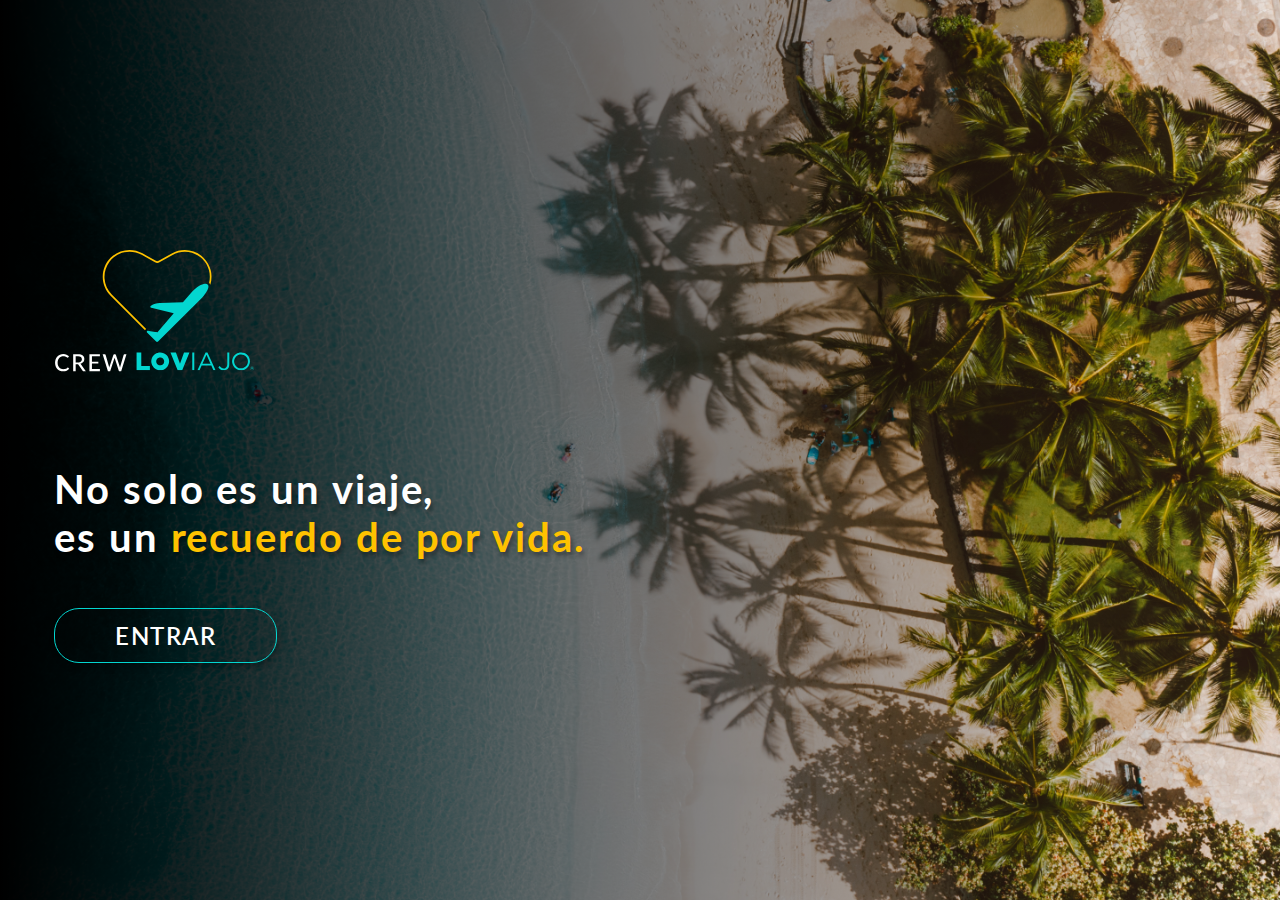
<file: index.html>
<!DOCTYPE html>
<html lang="es-mx">
<head>
    <meta charset="UTF-8">
    <meta name="viewport" content="width=device-width, initial-scale=1.0">
    <title>Crew Lo Viajo: Menos pretextos, más viajes</title>
    <meta name="description" content="Somos expertos en destinos de playa nacionales. Organización de eventos, grupos y convenciones. ¡Conócenos!">
    <link rel="shortcut icon" href="favicon.png">
    <link rel="preconnect" href="https://fonts.googleapis.com">
    <link rel="preconnect" href="https://fonts.gstatic.com" crossorigin>
    <link href="https://fonts.googleapis.com/css2?family=Lato:ital,wght@0,400;0,700;0,900;1,400&display=swap" rel="stylesheet">
    <link rel="stylesheet" href="assets/css/estilos.css">
    <!--Structured Data-->
    <script type="application/ld+json">
        {
          "@context": "https://schema.org",
          "@type": "Organization",
          "name": "Lo Viajo",
          "url": "https://loviajo.com/",
          "logo": "https://loviajo.com/assets/img/CrewLoviajo.svg",
          "contactPoint": {
            "@type": "ContactPoint",
            "telephone": "+525530514434",
            "contactType": "customer service",
            "areaServed": "MX",
            "availableLanguage": "es"
          },
          "sameAs": [
            "https://www.facebook.com/Porfinloviajo/",
            "https://www.instagram.com/loviajomx/"
          ]
        }
    </script>
</head>
<body>
    <section class="intro">
        <div class="wrapper">
            <img src="assets/img/CrewLoviajo.svg" width="200px" alt="Crew Lo Viajo">
            <h1>No solo es un viaje,<br>es un <span>recuerdo de por vida.</span></h1>
            <a href="inicio/" class="enter-btn">Entrar</a>
        </div>
    </section>
</body>
</html>
</file>
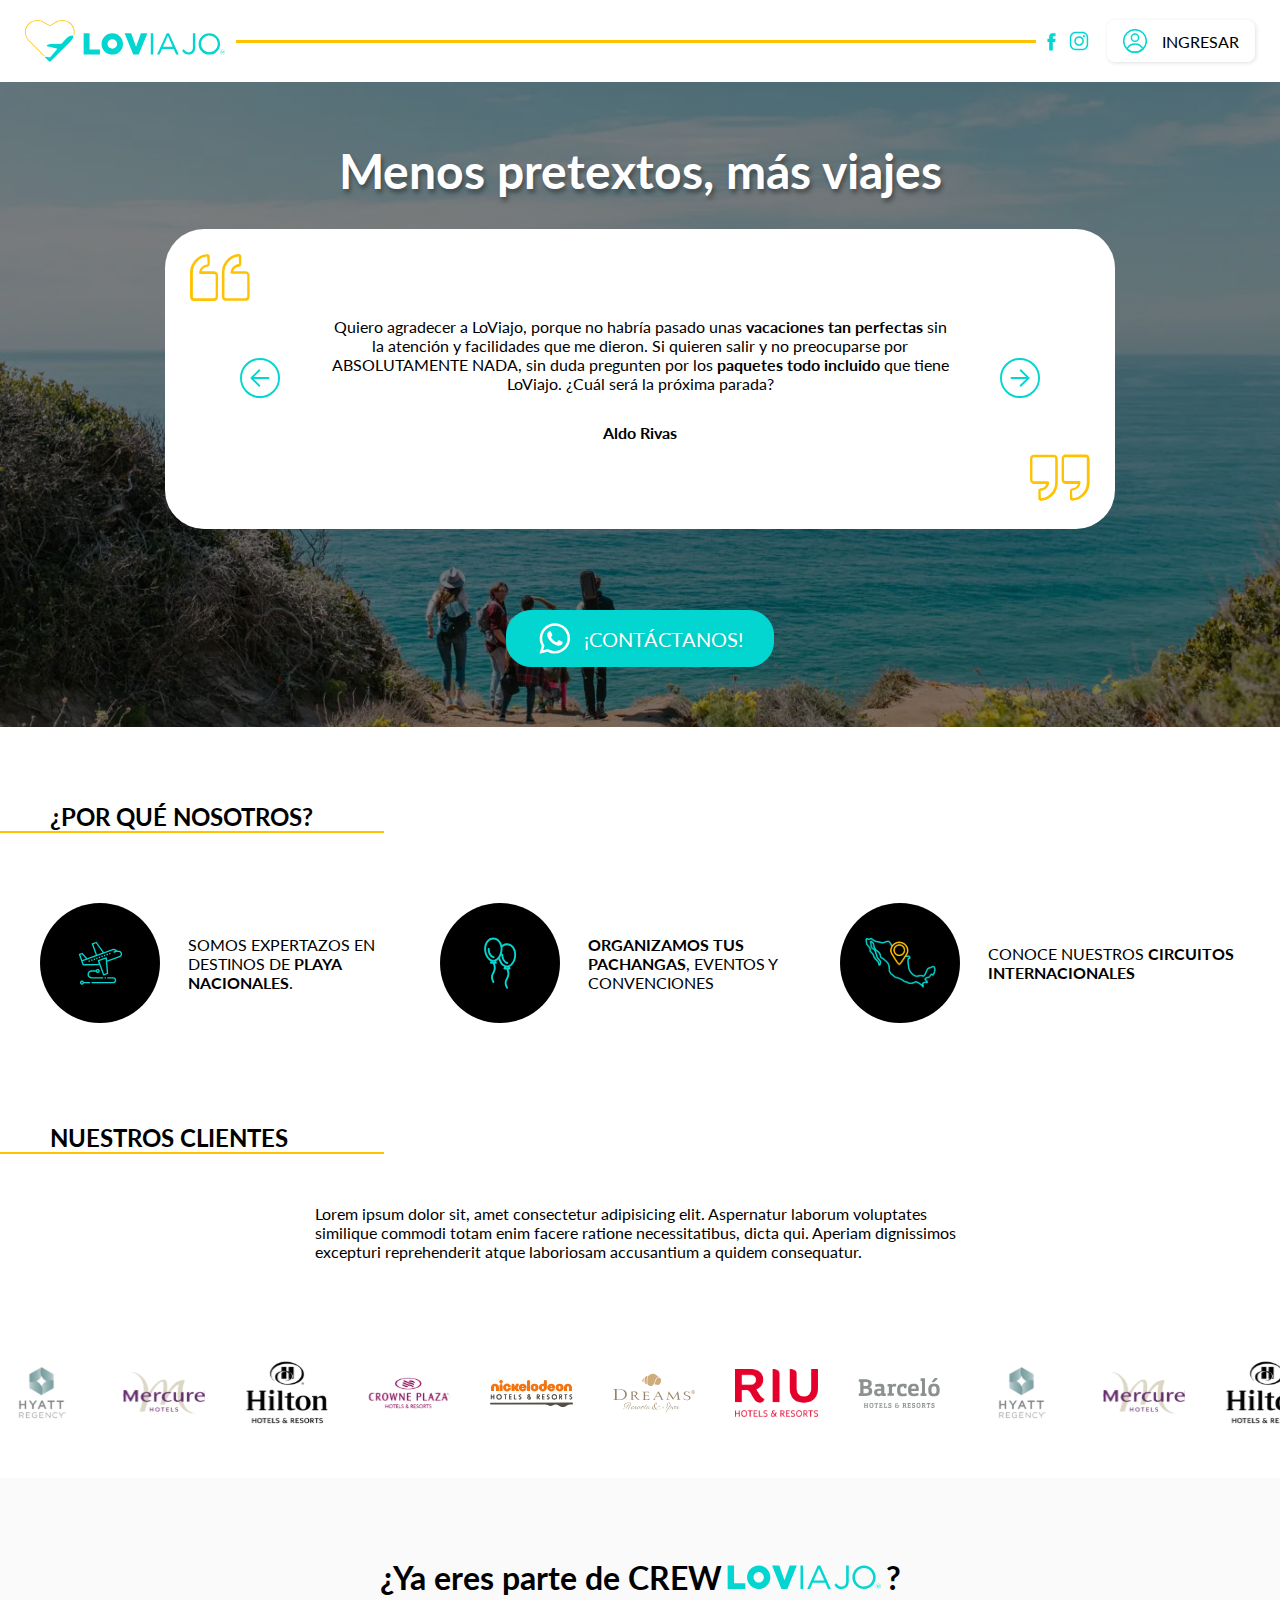
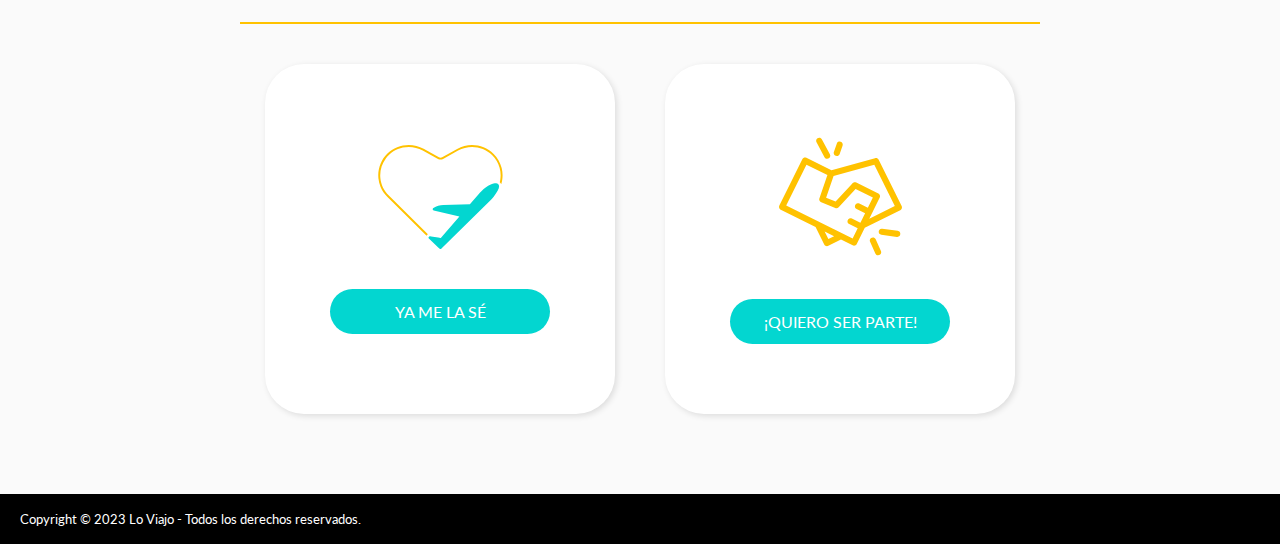
<file: inicio/index.html>
<!DOCTYPE html>
<html lang="es-mx">
<head>
    <meta charset="UTF-8">
    <meta name="viewport" content="width=device-width, initial-scale=1.0">
    <title>Crew Lo Viajo: Menos pretextos, más viajes</title>
    <meta name="description" content="Somos expertos en destinos de playa nacionales. Organización de eventos, grupos y convenciones. ¡Conócenos!">
    <link rel="shortcut icon" href="../favicon.png">
    <link rel="preconnect" href="https://fonts.googleapis.com">
    <link rel="preconnect" href="https://fonts.gstatic.com" crossorigin>
    <link href="https://fonts.googleapis.com/css2?family=Lato:ital,wght@0,400;0,700;0,900;1,400&display=swap" rel="stylesheet">
    <link rel="stylesheet" href="../assets/css/estilos.css">
    <script src="https://cdnjs.cloudflare.com/ajax/libs/jquery/3.7.1/jquery.min.js" integrity="sha512-v2CJ7UaYy4JwqLDIrZUI/4hqeoQieOmAZNXBeQyjo21dadnwR+8ZaIJVT8EE2iyI61OV8e6M8PP2/4hpQINQ/g==" crossorigin="anonymous" referrerpolicy="no-referrer"></script>
</head>
<body>
    <header>
        <div class="BarraNav">
            <img src="../assets/img/logoloviajo.svg">
            <div class="LyR">
                <div class="LineaHorizontal"></div>
                <div class="RedesSociales">
                    <img src="../assets/img/facebook.svg" alt="">
                    <img src="../assets/img/instagram.svg" alt="">
                </div>
            </div>
            <div class="Login">
                <a class="Loginn" href="../login/">
                    <img src="../assets/img/user-login.svg" class="user-icon-blue">
                    <img src="../assets/img/user-login-white.svg" class="user-icon-white">
                    <p>INGRESAR</p>
                </a>
            </div>
        </div>
    </header>
    <div id="Modal" class="modal">
        <div class="modal1">
            <div class="RegistroIzq">
                <img class="logo-registro" width="330" src="../assets/img/logoloviajo.svg">
                <h2>REGISTRARME</h2>
                <div class="form">
                    <form action="">
                        <div class="FormRegistro">
                            <input class="Registro" type="text" placeholder="Nombre*" maxlength="50" required id="inp-nombre" class="cuadroTxt">
                            <input class="Registro" type="text"placeholder="Apellido*" maxlength="50" required id="inp-apellido" class="cuadroTxt">
                            <input class="Registro" type="tel" placeholder="Teléfono" maxlength="10" required id="inp-telefono" class="cuadroTxt">
                            <input class="Registro" type="date" placeholder="Fecha de nacimiento*" maxlength="50" required id="inp-nacimiento" class="cuadroTxt">
                        </div>
                        <div class="FormRegistro2">
                            <input class="Registro1" type="text" placeholder="Correo*" maxlength="50" required id="inp-correo" class="cuadroTxt">
                            <input class="Registro1" type="text" placeholder="Contraseña*" maxlength="50" required id="inp-contraseña" class="cuadroTxt">
                        </div>
                </form>
                </div>
                <div class="RegistroTxt">
                    <button class="btn-Registro">Entrar</button>
                    <p>Ya tengo cuenta. <a href="Ingreso.html">Ingresar</a></p>
                </div>
            </div>
            <div class="RegistroDer">
                <img src="../assets/img/img-modal-registro.webp">
                <div id="btn-Cerrar" class="RegistroSalir">
                    <img src="../assets/img/close.svg">
                </div>
            </div>
        </div>
    </div>
    <div class="MainBanner">
        <div class="Banner">
            <h1>Menos pretextos, más viajes</h1>
            <div class="Reseñas">
                <div class="ReseñaQuote">
                    <img width="60" src="../assets/img/quote-1.svg">
                </div>
                <div id="ReseñaMain">
                    <div class="MainTxt" id="itemReseña-1">
                        <div class="Arrow-Box">
                            <a href="#itemReseña-3">
                                <img class="ReseñaFlecha flecha-izq" width="40" src="../assets/img/flecha izq.svg">
                            </a>
                        </div>   
                        <div class="tarjetaReseña">
                            <p class="resena-txt">Quiero agradecer a LoViajo, porque no habría pasado unas <strong>vacaciones tan perfectas</strong> sin la atención y facilidades que me dieron. Si quieren salir y no preocuparse por ABSOLUTAMENTE NADA, sin duda pregunten por los <strong>paquetes todo incluido</strong> que tiene LoViajo. ¿Cuál será la próxima parada?</p>
                            <p class="resena-nombre">Aldo Rivas</p>
                        </div>
                        <div class="Arrow-Box">
                            <a href="#itemReseña-2">
                                <img class="ReseñaFlecha flecha-der" width="40" src="../assets/img/flecha der.svg">
                            </a>
                        </div>
                    </div>
                    <div class="MainTxt" id="itemReseña-2">
                        <div class="Arrow-Box">
                            <a href="#itemReseña-1">
                                <img class="ReseñaFlecha flecha-izq" width="40" src="../assets/img/flecha izq.svg">
                            </a>
                        </div>   
                        <div class="tarjetaReseña">
                            <p class="resena-txt">Disfruté de unas vacaciones <strong>verdaderamente espectaculares</strong> gracias a su atención excepcional y las comodidades que ofrecen. Si buscas despreocuparte de TODO y vivir una <strong>experiencia inolvidable</strong>, no dudes en explorar sus paquetes todo incluido.</p>
                            <p class="resena-nombre">Adrian Camacho</p>
                        </div>
                        <div class="Arrow-Box">
                            <a href="#itemReseña-3">
                                <img class="ReseñaFlecha flecha-der" width="40" src="../assets/img/flecha der.svg">
                            </a>
                        </div>
                    </div>
                    <div class="MainTxt" id="itemReseña-3">
                        <div class="Arrow-Box">
                            <a href="#itemReseña-2">
                                <img class="ReseñaFlecha flecha-izq" width="40" src="../assets/img/flecha izq.svg">
                            </a>
                        </div>   
                        <div class="tarjetaReseña">
                            <p class="resena-txt">Mis sinceros agradecimientos a LoViajo por hacer de mis vacaciones una experiencia inigualable. Su atención y las facilidades que proporcionan son <strong>insuperables</strong>. Los paquetes todo incluido son la opción perfecta para aquellos que desean <strong>disfrutar al máximo</strong> sin preocupaciones.</p>
                            <p class="resena-nombre">Sebastian Zuñiga</p>
                        </div>
                        <div class="Arrow-Box">
                            <a href="#itemReseña-1">
                                <img class="ReseñaFlecha flecha-der" width="40" src="../assets/img/flecha der.svg">
                            </a>
                        </div>
                    </div>
                </div>
                <div class="ReseñaQuote2">
                    <img width="60" src="../assets/img/quote-2.svg">
                </div>
            </div>
            <a class="Whats">
                <img class="WaImg wa-white" width="35" src="../assets/img/whatsapp.svg">
                <img class="WaImg wa-blue" width="35" src="../assets/img/whatsapp-blue.svg">
                ¡CONTÁCTANOS!
            </a>
        </div>
    </div>
    <div class="MainHome">
        <div class="PorqueNosotros">
            <h2>¿POR QUÉ NOSOTROS?</h2>
        </div>
        <div class="LineaPorque"></div>
        <div class="MainPorque">
            <div class="InfoPorque">
                <div class="Info">
                    <div class="info-icon-box">
                        <img width="75" src="../assets/img/avion.svg">
                    </div>
                    <p>Somos Expertazos en destinos de <strong>playa nacionales</strong>.</p>
                </div>
                <div class="Info">
                    <div class="info-icon-box">
                        <img width="75" src="../assets/img/globos.svg">
                    </div>
                    <p><strong>Organizamos tus pachangas</strong>, eventos y convenciones</p>
                </div>
                <div class="Info">
                    <div class="info-icon-box">
                        <img width="75" src="../assets/img/mx.svg">
                    </div>
                    <p>conoce nuestros <strong>Circuitos internacionales</strong></p>
                </div>
            </div>
        </div>
        <div class="NuestroClientes">
            <h2>NUESTROS CLIENTES</h2>
        </div>
        <div class="LineaPorque"></div>
        <div class="MainNuestrosClientes">
            <div class="ClientesTxt">
                Lorem ipsum dolor sit, amet consectetur adipisicing elit. Aspernatur laborum voluptates
                similique commodi totam enim facere ratione necessitatibus, dicta qui. Aperiam dignissimos 
                excepturi reprehenderit atque laboriosam accusantium a quidem consequatur.
            </div>
            <div class="Ruleta">
                <div class="logos-clientes">
                    <div class="slide">
                        <img src="../assets/img/hyatt-logo.svg">
                    </div>
                    <div class="slide">
                        <img src="../assets/img/mercure-logo.svg">
                    </div>
                    <div class="slide">
                        <img src="../assets/img/hilton-logo.svg">
                    </div>
                    <div class="slide">
                        <img src="../assets/img/crowne-logo.svg">
                    </div>
                    <div class="slide">
                        <img src="../assets/img/nickelodeon-logo.svg">
                    </div>
                    <div class="slide">
                        <img src="../assets/img/dreams-logo.svg">
                    </div>
                    <div class="slide">
                        <img src="../assets/img/riu-logo.webp">
                    </div>
                    <div class="slide">
                        <img src="../assets/img/barcelo-logo.svg">
                    </div>

                    <div class="slide">
                        <img src="../assets/img/hyatt-logo.svg">
                    </div>
                    <div class="slide">
                        <img src="../assets/img/mercure-logo.svg">
                    </div>
                    <div class="slide">
                        <img src="../assets/img/hilton-logo.svg">
                    </div>
                    <div class="slide">
                        <img src="../assets/img/crowne-logo.svg">
                    </div>
                    <div class="slide">
                        <img src="../assets/img/nickelodeon-logo.svg">
                    </div>
                    <div class="slide">
                        <img src="../assets/img/dreams-logo.svg">
                    </div>
                    <div class="slide">
                        <img src="../assets/img/riu-logo.webp">
                    </div>
                    <div class="slide">
                        <img src="../assets/img/barcelo-logo.svg">
                    </div>
                </div>   
            </div>
        </div>
        <div class="Crew">
            <div class="MainCrew">
                <div class="CrewTxt">
                    <h3>¿Ya eres parte de CREW <img src="../assets/img/loviajo-txt.svg"> ? </h3>
                    <div class="LineaCrew"></div>
                </div>
                <div class="SeleccionCrew">
                    <div class="Selecc">
                        <img src="../assets/img/logo-yamelase.svg">
                        <a class="SeleccTxt" href="../login/">
                            YA ME LA SÉ
                        </a>
                    </div>
                    <div class="Selecc">
                        <img src="../assets/img/logo-serparte.svg">
                        <div id="btn-Modal" class="SeleccTxt">
                            <p>¡QUIERO SER PARTE!</p>
                        </div>
                    </div>
                </div>
            </div>
        </div>
    </div>
    <footer>
        <p>Copyright &copy; 2023 Lo Viajo - Todos los derechos reservados.</p>
    </footer>
    <script>
        //Modal
        let btnModal = document.getElementById('btn-Modal');
        let btnCerrar = document.getElementById('btn-Cerrar');
        let modal = document.getElementById('Modal');

        btnModal.onclick = function(){
            modal.style.visibility = "visible";
        }

        btnCerrar.onclick = function(){
            modal.style.visibility = "hidden";
        }

        //Reseñas
        let resena = document.querySelector('#ReseñaMain');

        resena.addEventListener('click', e=>{
            var x = window.pageXOffset,
            y = window.pageYOffset;
            $(window).one('scroll', function(){
                window.scrollTo(x,y);
            });
        });
    </script>
</body>
</html>
</file>
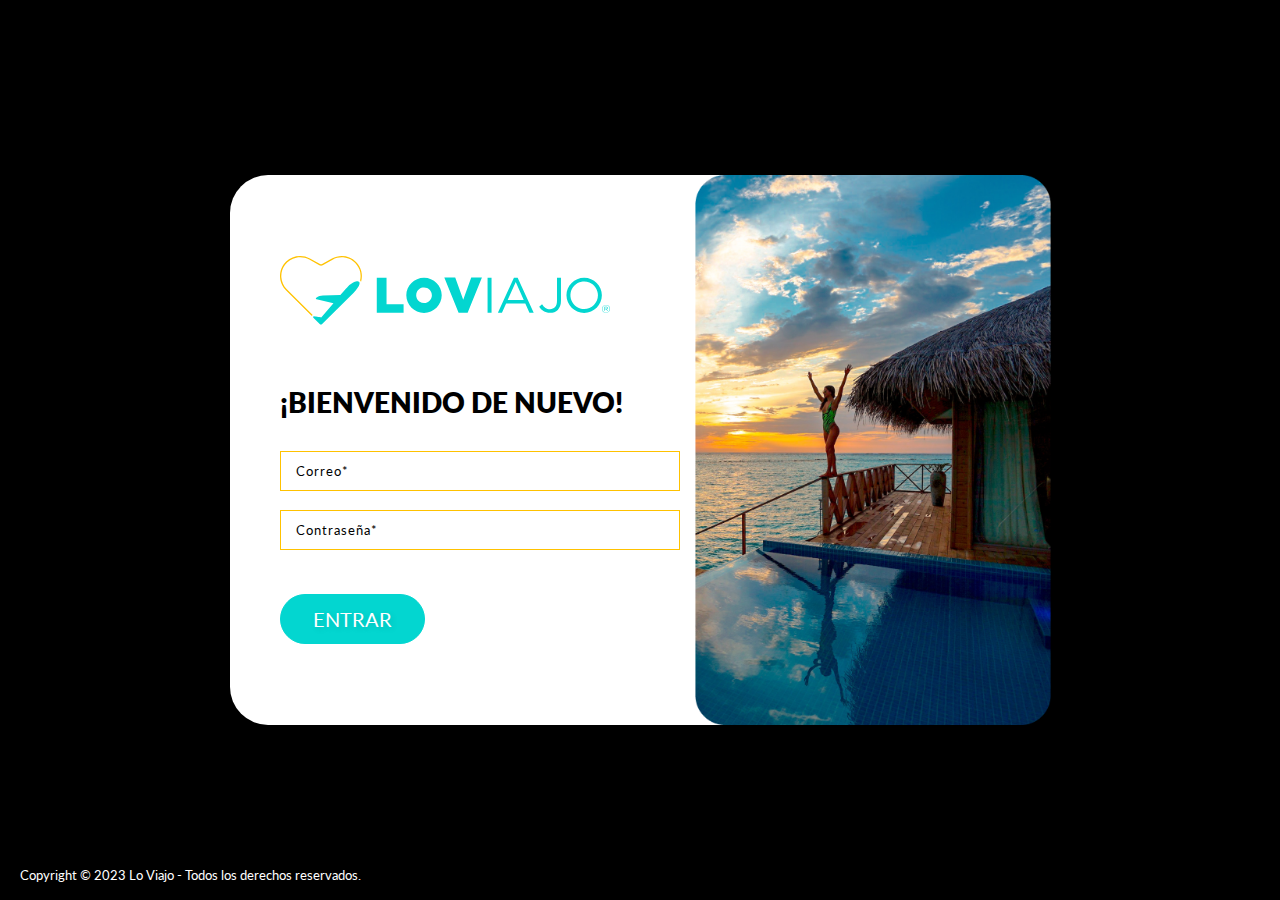
<file: login/index.html>
<!DOCTYPE html>
<html lang="es-mx">
<head>
    <meta charset="UTF-8">
    <meta name="viewport" content="width=device-width, initial-scale=1.0">
    <title>Crew Lo Viajo: Iniciar Sesión</title>
    <meta name="description" content="Somos expertos en destinos de playa nacionales. Organización de eventos, grupos y convenciones. ¡Conócenos!">
    <link rel="shortcut icon" href="../favicon.png">
    <link rel="preconnect" href="https://fonts.googleapis.com">
    <link rel="preconnect" href="https://fonts.gstatic.com" crossorigin>
    <link href="https://fonts.googleapis.com/css2?family=Lato:ital,wght@0,400;0,700;0,900;1,400&display=swap" rel="stylesheet">
    <link rel="stylesheet" href="../assets/css/estilos.css">
    <style>
        input::placeholder{
            color: black !important;
            opacity: 1;
        }
    </style>
</head>
<body style="min-height: 100vh;display: flex;justify-content: center;align-items: center;background-color: black;">
    <div class="IngresoGeneral">
        <div class="Ingreso">
            <div class="IngresoTxt">
                <img width="330" src="../assets/img/logoloviajo.svg">
                <h1>¡Bienvenido de nuevo!</h1>
                <form action="">
                    <input type="email" placeholder="Correo*" maxlength="50" required id="inp-correo" class="cuadroTxt"><br><br>
                    <input type="text" placeholder="Contraseña*" maxlength="50" required id="inp-contraseña" class="cuadroTxt"><br><br>
                    <div class="btn-fila">
                    <button class="btnEnvio" id="btn-form">Entrar</button>
                    </div>
                </form>
            </div>
            <img src="../assets/img/img-login.webp" style="margin-right: -1px;">
        </div>
    </div>
    <footer style="position: absolute;bottom: 0;left: 0;">
        <p>Copyright &copy; 2023 Lo Viajo - Todos los derechos reservados.</p>
    </footer>
</body>
</html>
</file>
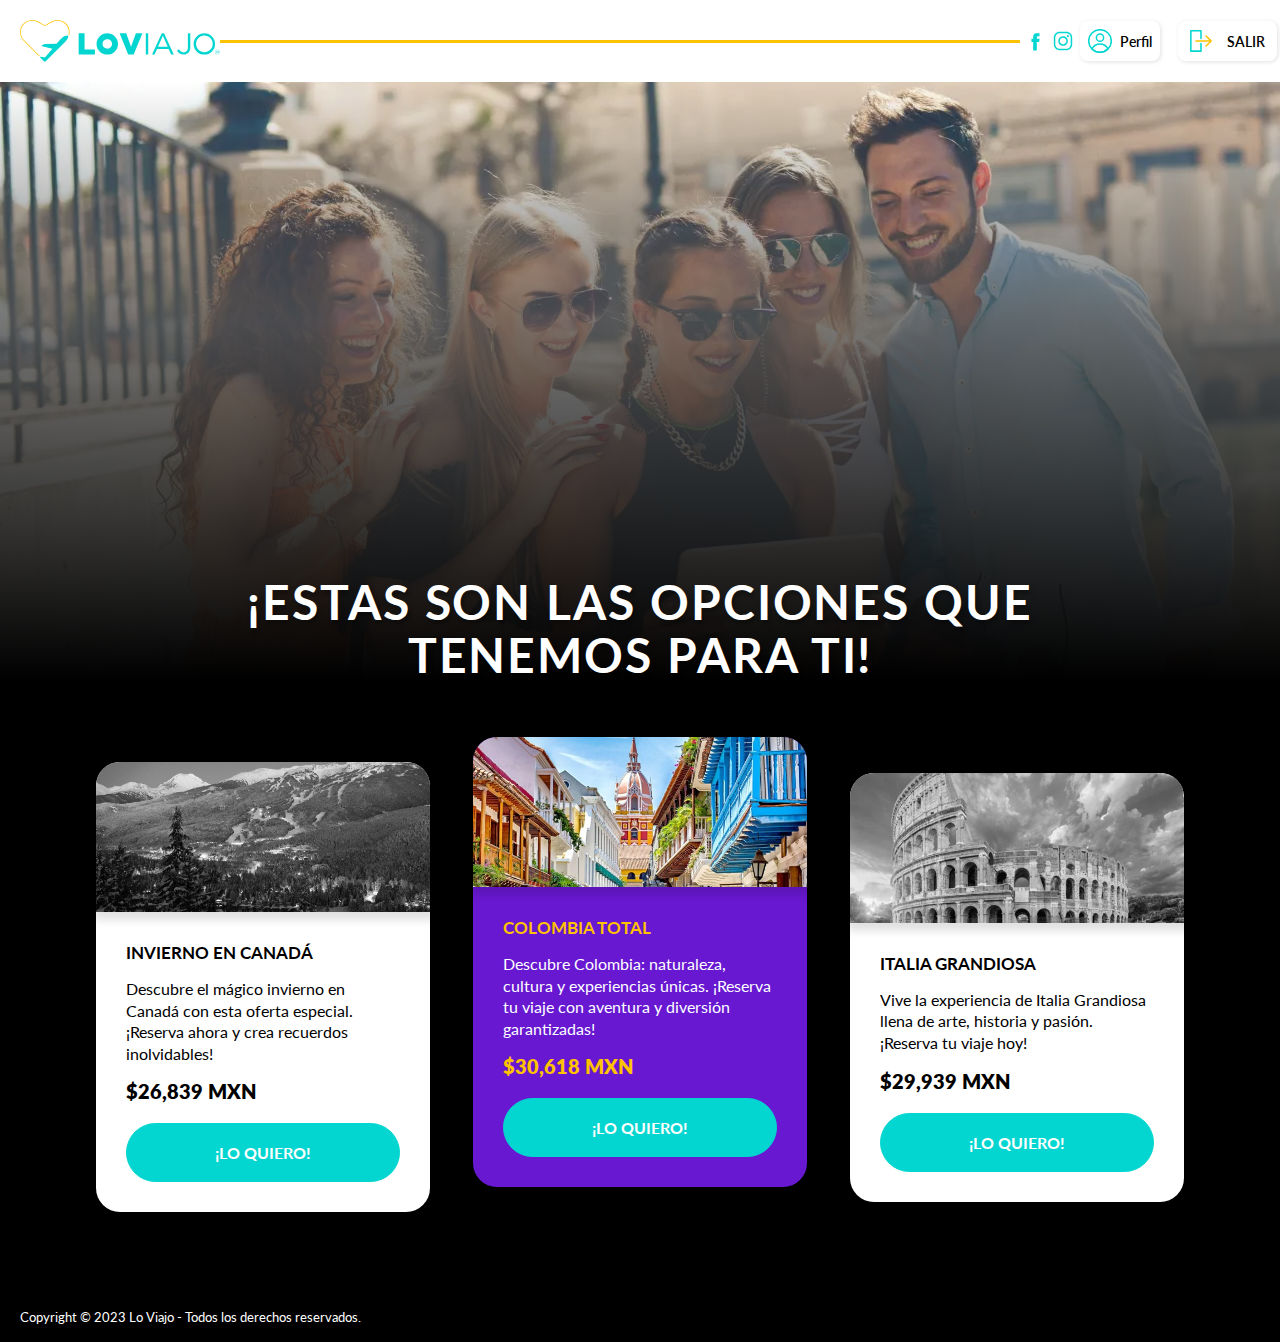
<file: ofertas/index.html>
<!DOCTYPE html>
<html lang="es-mx">
<head>
    <meta charset="UTF-8">
    <meta name="viewport" content="width=device-width, initial-scale=1.0">
    <meta name="robots" content="noindex,nofollow">
    <title>Ofertas de Viaje</title>
    <link rel="shortcut icon" href="../favicon.png">
    <link rel="preconnect" href="https://fonts.googleapis.com">
    <link rel="preconnect" href="https://fonts.gstatic.com" crossorigin>
    <link href="https://fonts.googleapis.com/css2?family=Lato:ital,wght@0,400;0,700;0,900;1,400&display=swap" rel="stylesheet">
    <link rel="stylesheet" href="../assets/css/estilos.css">
</head>
<body>
    <header>
        <div class="BarraNav">
            <img src="../assets/img/logoloviajo.svg">
            <div class="LyR">
                <div class="LineaHorizontal"></div>
                <div class="RedesSociales">
                    <img src="../assets/img/facebook.svg">
                    <img src="../assets/img/instagram.svg">
                </div>
            </div>
            <div class="menu-logged">
                <div class="perfil-link">
                    <a href="../perfil-viajero/">
                        <img src="../assets/img/user-login.svg">
                        Perfil
                    </a>
                </div>
                <div class="logout-link">
                    <a href="#">
                        <img class="exit-color" src="../assets/img/exit-icon.svg">
                        <img class="exit-white" src="../assets/img/exit-icon-white.svg">
                        <p>Salir</p>
                    </a>
                </div>
            </div>
        </div>
    </header>
    <main>
        <section class="ofertas-hero">
            <h1>¡Estas son las opciones que tenemos para ti!</h1>
        </section>
        <section class="ofertas-cont">
            <div class="ofertas-cols">
                <div class="ofertas-box">
                    <div class="oferta-img" style="background-image: url(../assets/img/invierno-en-canada.webp);"></div>
                    <div class="oferta-txt">
                        <p class="oferta-title">Invierno en Canadá</p>
                        <p class="oferta-desc">Descubre el mágico invierno en Canadá con esta oferta especial. ¡Reserva ahora y crea recuerdos inolvidables!</p>
                        <p class="oferta-price">$26,839 MXN</p>
                        <a href="#" class="oferta-btn">¡Lo Quiero!</a>
                    </div>
                </div>
                <div class="ofertas-box">
                    <div class="oferta-img" style="background-image: url(../assets/img/colombia-total.webp);"></div>
                    <div class="oferta-txt">
                        <p class="oferta-title">Colombia Total</p>
                        <p class="oferta-desc">Descubre Colombia: naturaleza, cultura y experiencias únicas. ¡Reserva tu viaje con aventura y diversión garantizadas!</p>
                        <p class="oferta-price">$30,618 MXN</p>
                        <a href="#" class="oferta-btn">¡Lo Quiero!</a>
                    </div>
                </div>
                <div class="ofertas-box">
                    <div class="oferta-img" style="background-image: url(../assets/img/italia-grandiosa.webp);"></div>
                    <div class="oferta-txt">
                        <p class="oferta-title">Italia Grandiosa</p>
                        <p class="oferta-desc">Vive la experiencia de Italia Grandiosa llena de arte, historia y pasión. ¡Reserva tu viaje hoy!</p>
                        <p class="oferta-price">$29,939 MXN</p>
                        <a href="#" class="oferta-btn">¡Lo Quiero!</a>
                    </div>
                </div>
            </div>
        </section>
    </main>
    <footer>
        <p>Copyright &copy; 2023 Lo Viajo - Todos los derechos reservados.</p>
    </footer>
</body>
</html>
</file>
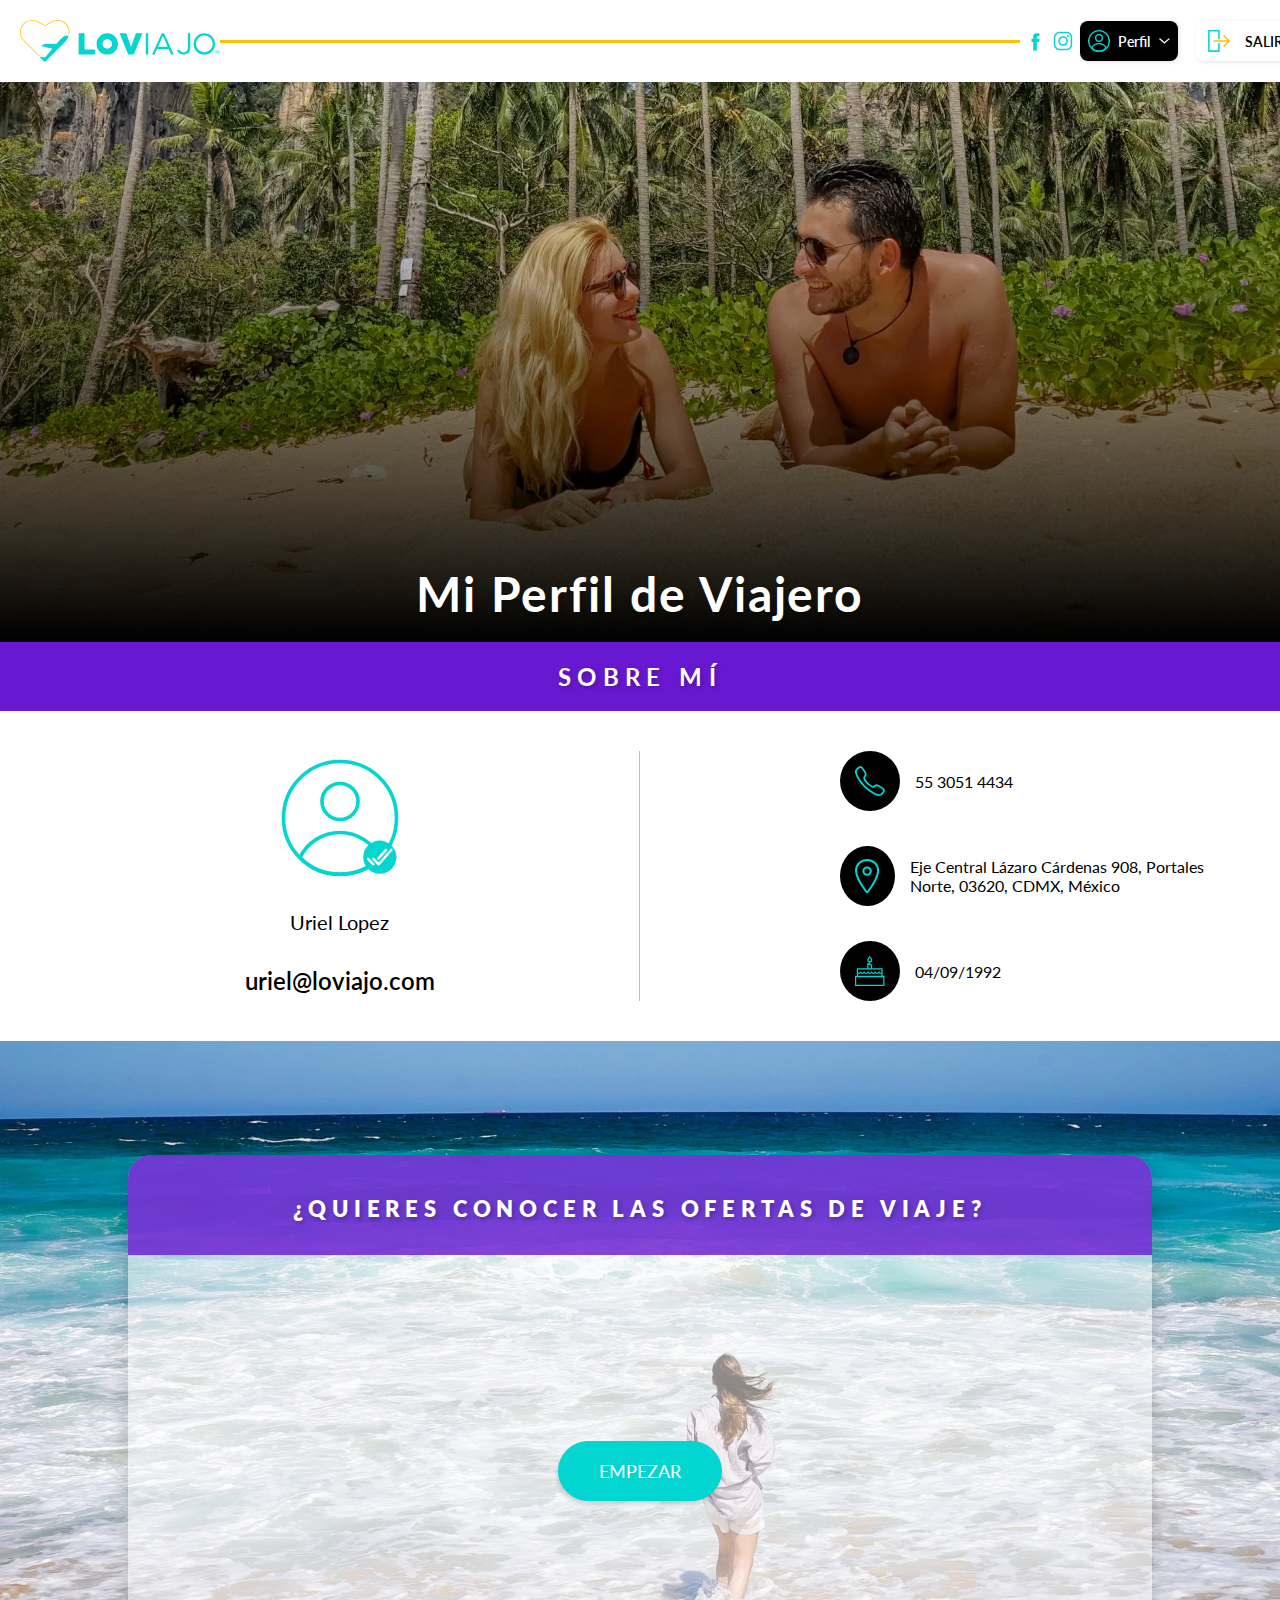
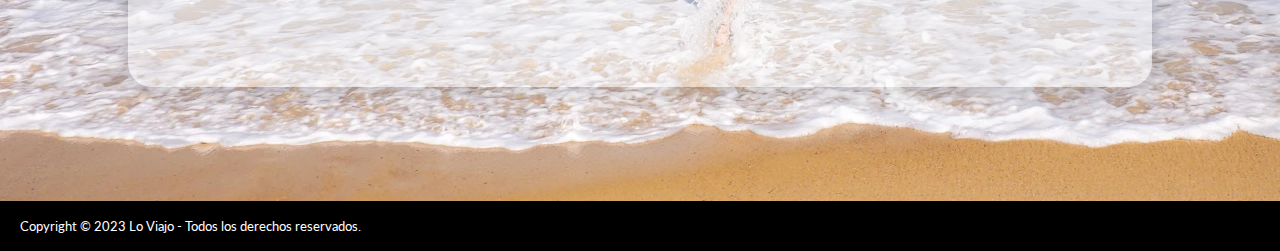
<file: perfil-viajero/index.html>
<!DOCTYPE html>
<html lang="es-mx">
<head>
    <meta charset="UTF-8">
    <meta name="viewport" content="width=device-width, initial-scale=1.0">
    <meta name="robots" content="noindex,nofollow">
    <title>Mi Perfil Viajero</title>
    <link rel="shortcut icon" href="../favicon.png">
    <link rel="preconnect" href="https://fonts.googleapis.com">
    <link rel="preconnect" href="https://fonts.gstatic.com" crossorigin>
    <link href="https://fonts.googleapis.com/css2?family=Lato:ital,wght@0,400;0,700;0,900;1,400&display=swap" rel="stylesheet">
    <link rel="stylesheet" href="../assets/css/estilos.css">
    <script src="../assets/js/preguntas.js" defer></script>
</head>
<body>
    <header>
        <div class="BarraNav">
            <img src="../assets/img/logoloviajo.svg">
            <div class="LyR">
                <div class="LineaHorizontal"></div>
                <div class="RedesSociales">
                    <img src="../assets/img/facebook.svg">
                    <img src="../assets/img/instagram.svg">
                </div>
            </div>
            <div class="menu-logged">
                <div class="menu-links">
                    <img src="../assets/img/user-login.svg">
                    <p>Perfil</p>
                    <img class="icon-down" src="../assets/img/arrow-down.svg">
                    <img class="icon-up" src="../assets/img/arrow-up.svg">
                    <div class="dropdown-menu">
                        <a href="#" class="pagos-link">
                            <img class="pagos-icon" src="../assets/img/pagos-icon.svg">
                            <img class="pagos-icon-white" src="../assets/img/pagos-icon-white.svg">
                            Pagos
                        </a>
                    </div>
                </div>
                <div class="logout-link">
                    <a href="#">
                        <img class="exit-color" src="../assets/img/exit-icon.svg">
                        <img class="exit-white" src="../assets/img/exit-icon-white.svg">
                        <p>Salir</p>
                    </a>
                </div>
            </div>
        </div>
    </header>
    <main>
        <section class="banner-perfil">
            <h1>Mi Perfil de Viajero</h1>
        </section>
        <div class="cinta-datos">
            <h2>Sobre Mí</h2>
        </div>
        <section class="datos-perfil">
            <div class="perfil-izq">
                <img src="../assets/img/icon-user-perfil.svg">
                <p class="nombre-user">Uriel Lopez</p>
                <p class="email-user">uriel@loviajo.com</p>
            </div>
            <div class="perfil-der">
                <div class="row-datos-user">
                    <div class="icon-datos">
                        <img src="../assets/img/datos-user-tel-icon.svg">
                    </div>
                    <p class="datos-user-txt">55 3051 4434</p>
                </div>
                <div class="row-datos-user">
                    <div class="icon-datos">
                        <img src="../assets/img/datos-user-address-icon.svg">
                    </div>
                    <p class="datos-user-txt">Eje Central Lázaro Cárdenas 908, Portales Norte, 03620, CDMX, México</p>
                </div>
                <div class="row-datos-user">
                    <div class="icon-datos">
                        <img src="../assets/img/datos-user-fechanac-icon.svg">
                    </div>
                    <p class="datos-user-txt">04/09/1992</p>
                </div>
            </div>
        </section>
        <section class="preguntas paso-0">
            <div class="contenedor-form">
                <form data-multi-step>
                    <div class="cont-pregunta activo" data-step>
                        <div class="titulo-pregunta"><p>¿Quieres conocer las ofertas de viaje?</p></div>
                        <div class="row-answers">
                            <p class="end-questions iniciar-btn">Empezar</p>
                        </div>
                    </div>
                    <div class="cont-pregunta" data-step>
                        <div class="titulo-pregunta"><p>¿Team Frío o Calor?</p></div>
                        <input type="radio" name="frio-calor" id="frio" value="frio" required>
                        <input type="radio" name="frio-calor" id="calor" value="calor" required>
                        <div class="row-answers">
                            <div class="answer-card" data-res="frio">
                                <div class="icon-resp-wrap">
                                    <img src="../assets/img/icon-team-frio.svg" class="icon-resp blue">
                                    <img src="../assets/img/icon-team-frio-black.svg" class="icon-resp black">
                                </div>
                                <p>Frío</p>
                            </div>
                            <div class="answer-card" data-res="calor">
                                <div class="icon-resp-wrap">
                                    <img src="../assets/img/icon-team-calor.svg" class="icon-resp blue">
                                    <img src="../assets/img/icon-team-calor-black.svg" class="icon-resp black">
                                </div>
                                <p>Calor</p>
                            </div>
                        </div>
                    </div>
                    <div class="cont-pregunta" data-step>
                        <div class="titulo-pregunta"><p>¿Team Horchata o Jamaica?</p></div>
                        <input type="radio" name="horch-jam" id="horchata" value="horchata" required>
                        <input type="radio" name="horch-jam" id="jamaica" value="jamaica" required>
                        <div class="row-answers">
                            <div class="answer-card" data-res="horchata">
                                <div class="icon-resp-wrap">
                                    <img src="../assets/img/icon-team-horchata.svg" class="icon-resp blue">
                                    <img src="../assets/img/icon-team-horchata-black.svg" class="icon-resp black">
                                </div>
                                <p>Horchata</p>
                            </div>
                            <div class="answer-card" data-res="jamaica">
                                <div class="icon-resp-wrap">
                                    <img src="../assets/img/icon-team-jamaica.svg" class="icon-resp blue">
                                    <img src="../assets/img/icon-team-jamaica-black.svg" class="icon-resp black">
                                </div>
                                <p>Jamaica</p>
                            </div>
                        </div>
                    </div>
                    <div class="cont-pregunta" data-step>
                        <div class="titulo-pregunta"><p>¿Team Marvel o DC?</p></div>
                        <input type="radio" name="marv-dc" id="marvel" value="marvel" required>
                        <input type="radio" name="marv-dc" id="dc" value="dc" required>
                        <div class="row-answers">
                            <div class="answer-card" data-res="marvel">
                                <div class="icon-resp-wrap">
                                    <img src="../assets/img/icon-team-marvel.svg" class="icon-resp blue">
                                    <img src="../assets/img/icon-team-marvel-black.svg" class="icon-resp black">
                                </div>
                                <p>Marvel</p>
                            </div>
                            <div class="answer-card" data-res="dc">
                                <div class="icon-resp-wrap">
                                    <img src="../assets/img/icon-team-dc.svg" class="icon-resp blue">
                                    <img src="../assets/img/icon-team-dc-black.svg" class="icon-resp black">
                                </div>
                                <p>DC</p>
                            </div>
                        </div>
                    </div>
                    <div class="cont-pregunta" data-step>
                        <div class="titulo-pregunta"><p>¿Team Pizza con o sin Piña?</p></div>
                        <input type="radio" name="con-sin" id="conpina" value="conpina" required>
                        <input type="radio" name="con-sin" id="sinpina" value="sinpina" required>
                        <div class="row-answers">
                            <div class="answer-card" data-res="conpina">
                                <div class="icon-resp-wrap">
                                    <img src="../assets/img/icon-team-pina.svg" class="icon-resp blue">
                                    <img src="../assets/img/icon-team-pina-black.svg" class="icon-resp black">
                                </div>
                                <p>Con Piña</p>
                            </div>
                            <div class="answer-card" data-res="sinpina">
                                <div class="icon-resp-wrap">
                                    <img src="../assets/img/icon-team-sinpina.svg" class="icon-resp blue">
                                    <img src="../assets/img/icon-team-sinpina-black.svg" class="icon-resp black">
                                </div>
                                <p>Sin Piña</p>
                            </div>
                        </div>
                    </div>
                    <div class="cont-pregunta" data-step>
                        <div class="titulo-pregunta"><p>¿Listo?</p></div>
                        <div class="row-answers">
                            <a href="#" class="end-questions" id="form-end">Ver ofertas</a>
                        </div>
                    </div>
                </form>
            </div>
        </section>
    </main>
    <footer>
        <p>Copyright &copy; 2023 Lo Viajo - Todos los derechos reservados.</p>
    </footer>
    <script>
        document.querySelector(".menu-links").addEventListener('click', function(){
            document.querySelector(".menu-links").classList.toggle('active');
        });
    </script>
</body>
</html>
</file>
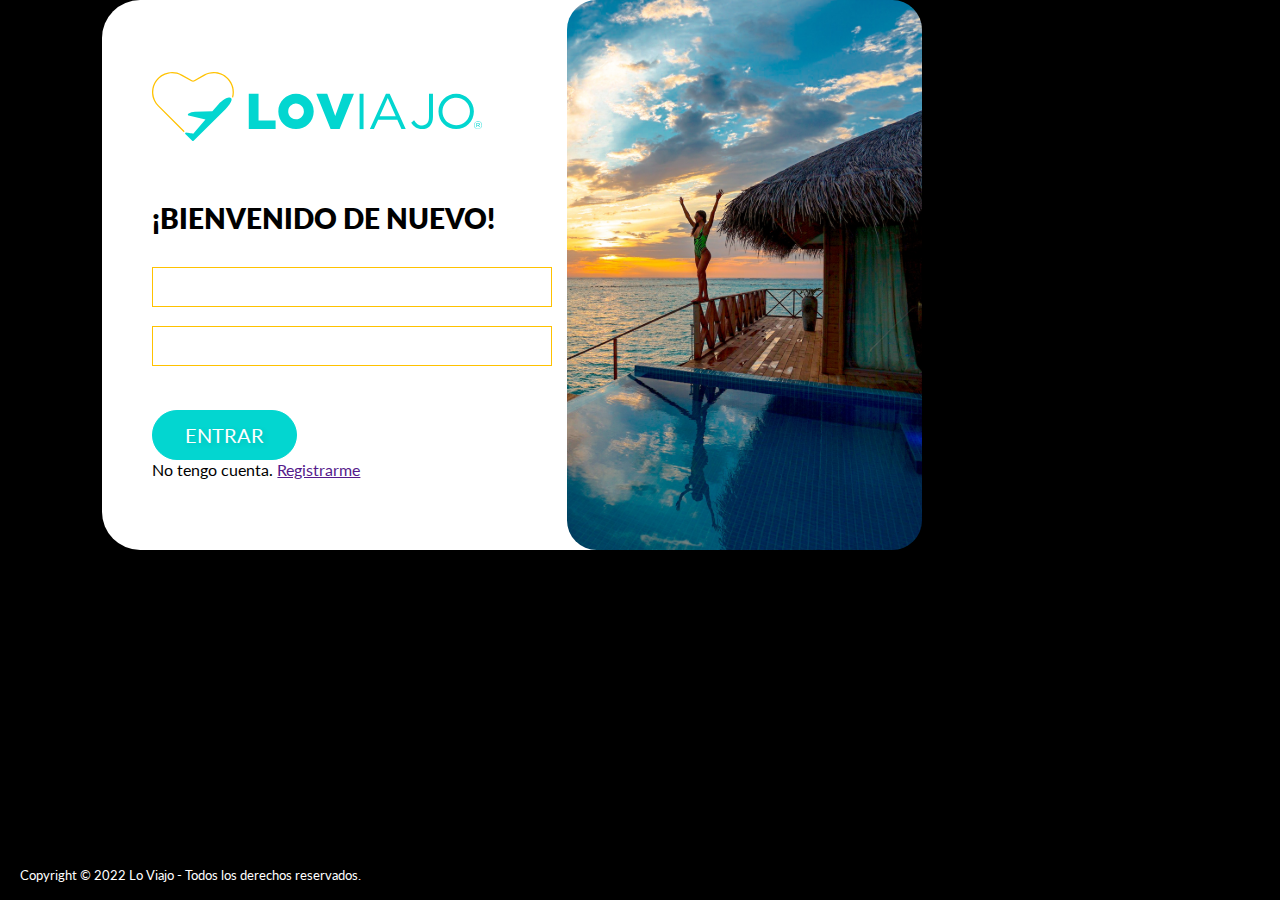
<file: Ingreso.html>
<!DOCTYPE html>
<html lang="en">
<head>
    <meta charset="UTF-8">
    <meta name="viewport" content="width=device-width, initial-scale=1.0">
    <title>Crew Lo Viajo: Menos pretextos, más viajes</title>
    <meta name="description" content="Somos expertos en destinos de playa nacionales. Organización de eventos, grupos y convenciones. ¡Conócenos!">
    <link rel="shortcut icon" href="favicon.png">
    <link rel="preconnect" href="https://fonts.googleapis.com">
    <link rel="preconnect" href="https://fonts.gstatic.com" crossorigin>
    <link href="https://fonts.googleapis.com/css2?family=Lato:ital,wght@0,400;0,700;0,900;1,400&display=swap" rel="stylesheet">
    <link rel="stylesheet" href="assets/css/estilos.css">
</head>
<body style="min-height: 100vh;
display: flex;
flex-direction: column;
justify-content: space-between;
background-color: black;">
<div class="IngresoGeneral">
    <div class="Ingreso">
        <div class="IngresoTxt">
            <img src="/logo_horizontal 1.svg" alt="">
            <h1>¡Bienvenido de nuevo!</h1>
            <form action="#">
                <input type="email" placeholder="Correo*" maxlength="50" required id="inp-correo" class="cuadroTxt"><br><br>
                <input type="text" placeholder="Contraseña*" maxlength="50" required id="inp-contraseña" class="cuadroTxt"><br><br>
                <div class="btn-fila">
                  <button class="btnEnvio" id="btn-form">Entrar</button>
                </div>
              </form>
              <div class="NoCuenta">
                <div class="NoCuentaTxt">
                    <p>No tengo cuenta. <a href=""> Registrarme</p> </a> 
                </div>
              </div>
        </div>
        <img src="/pexels-rebeca-gonçalves-1770310 1.svg" alt="">
    </div>
</div>
<footer>
    <div class="Derechos">
        <div class="DerechosTxt">
            <p>Copyright © 2022 Lo Viajo - Todos los derechos reservados.</p>
        </div>
    </div>
</footer>
    
</body>
</html>
</file>
<file: assets/css/estilos.css>
*{
    margin: 0;
    padding: 0;
    box-sizing: border-box;
    font-family: 'Lato';
}
section.intro{
    background: linear-gradient(90deg, #000 0%, rgba(217, 217, 217, 0.00) 100%), url(../img/home_bg.png);
    height: 100vh;
    background-size: cover;
    background-position: center center;
    display: flex;
    align-items: center;
    padding: 54px;
    color: #fff;
}
section.intro h1{
    font-size: 40px;
    margin: 90px 0 60px 0;
    letter-spacing: 1.92px;
    text-shadow: 2px 4px 4px rgba(0, 0, 0, 0.35);
}
section.intro h1 span{
    color: #FFC200;
}
section.intro a.enter-btn{
    padding: 12px 60px;
    border-radius: 25px;
    font-size: 24px;
    text-transform: uppercase;
    font-weight: 600;
    color: #fff;
    text-decoration: none;
    border: 1px solid #03D6D0;
    box-shadow: 2px 4px 6px 0px rgba(0, 0, 0, 0.25);
    letter-spacing: 1.5px;
    transition: all 0.3s ease-in-out;
}
section.intro a.enter-btn:hover{
    background: #03D6D0;
}
/*Home*/
.BarraNav{
    display: flex;
    justify-content: space-around;
    align-items: center;
    padding: 20px;
}
.LineaHorizontal{
    border-top: 3px solid;
    color: #FFC200;
    width: 800px;
}
.LyR{
    display: flex;
    align-items: center;
}
.RedesSociales{
    display: flex;
    align-items: center;
    justify-content: space-evenly;
    width: 60px;
}
a.Loginn{
    display: flex;
    text-decoration: none;
    color: #000;
    align-items: center;
    gap: 15px;
    box-shadow: 1px 1px 4px 0px rgba(0, 0, 0, 0.12);
    border-radius: 8px;
    padding: 9px 16px;
    transition: all 0.3s ease;
}
a.Loginn img.user-icon-white{
    display: none;
}
a.Loginn:hover{
    background-color: #03D6D0;
    color: #fff;
}
a.Loginn:hover img.user-icon-white{
    display: block;
}
a.Loginn:hover img.user-icon-blue{
    display: none;
}
.modal{
    width: 100vw;
    height: 100vh;
    position: fixed;
    display: flex;
    justify-content: center;
    z-index: 1;
    visibility: hidden;
    background-color: rgb(0 0 0 / 40%);
    align-items: center;
    top: 0;
}
.ModalTtx{
    color: white;
}
.ModalTtx a{
    text-decoration: none;
    color: #03D6D0;
}
.ModalTtx a:hover{
    color: red;
}
.modal1{
    display: flex;
    align-items: center;
    background-color: black;
    border-radius: 45px;
    justify-content: center;
}
.RegistroIzq{
    display: flex;
    flex-direction: column;
    justify-content: center;
    width: 650px;
    padding-left: 50px;
    color: white;
    gap: 10px ;
}
.RegistroIzq .logo-registro{
    margin-bottom: 36px;
}
.RegistroIzq h2{
    font-weight: 400;
    letter-spacing: 1.2px;
    font-size: 20px;
    margin-bottom: 16px;
}
::placeholder {
    color: white !important;
    opacity: 1;
}
.form{
    width: 550px;
}
.FormRegistro{
    display: grid;
    grid-template-columns: 1fr 1fr;
    grid-template-rows: 1fr 1fr;
    grid-column-gap: 20px;
    grid-row-gap: 10px;
    margin-bottom: 14px;
}
.Registro{
    height: 50px;
    padding-left: 15px;
    background-color: black;
    color: #fff;
}
.Registro1{
    height: 50px;
    padding-left: 15px;
    background-color: black;
    color: #fff;
}
.FormRegistro2{
    display: flex;
    gap: 10px;
    flex-direction: column;
}
.RegistroTxt{
    color: #fff;
    margin-top: 60px;
    display: flex;
    justify-content: space-between;
    max-width: 550px;
    align-items: center;
}
.RegistroTxt a{
    color: #03D6D0;
    text-decoration: none;
}
.RegistroTxt a:hover{
    text-decoration: underline;
}
.btn-Registro{
    color: white;
    background-color: #03D6D0;
    text-shadow: 2px 2px 6px rgba(0, 0, 0, 0.12);
    border-radius: 25px;
    border: none;
    text-transform: uppercase;
    cursor: pointer;
    font-size: 20px;
    padding: 16px 32px;
    border: 1px solid #03D6D0;
    transition: all 0.3s ease;
}
.btn-Registro:hover{
    background-color: white;
    color: #000;
}
.RegistroDer{
    position: relative;
    display: flex;
    padding-left: 10px;
}
.RegistroSalir{
    position: absolute;
    left: 87%;
    bottom: 90%;
    cursor: pointer;
}
.Banner{
    background: linear-gradient(rgba(0,0,0,0.5), rgba(0,0,0,0.5)), url(../img/fondo-banner-principal.webp);
    background-size: cover;
    background-position-y: bottom;
    display: flex;
    padding: 60px 0;
    align-items: center;
    flex-direction: column;
    margin-bottom: 75px;
}
.Banner h1{
    font-size: 48px;
    color: white;
    text-shadow: 2px 4px 4px rgba(0, 0, 0, 0.35);
    margin-bottom: 30px;
}
.Reseñas{
    background-color: rgb(255, 255, 255);
    border-radius: 39px;
    padding: 90px 0px;
    width: 950px;
    height: 300px;
    display: flex;
    align-items: center;
    position: relative;
    margin-bottom: 81px;
    justify-content: space-around;
}
/*Camacho*/
.ReseñaFlecha{
    cursor: pointer;
}
.ReseñaQuote{
    position: absolute;
    top: 25px;
    left: 25px;
}
.ReseñaQuote2{
    position: absolute;
    right: 25px;
    bottom: 25px;
}
#ReseñaMain{
    width: 800px;
    height: 200px;
    overflow: hidden;   
}
.MainTxt{
    display: flex;
    height: 100%;
    text-align: center;
    position: relative;
    gap: 50px;
    align-items: center;
}
/*
#ReseñaMain{
    width: 100%;
    height: 100%;
    overflow: hidden;   
    display: grid;
    grid-template-columns: 1fr;
    justify-content: center;
    align-items: center;
}
.ReseñaFlecha{
    cursor: pointer;
    position: absolute;
    top: 50%;
}
.ReseñaFlecha.flecha-izq{
    left: 25px;
}
.ReseñaFlecha.flecha-der{
    right: 25px;
}
.ReseñaQuote{
    position: absolute;
    top: 25px;
    left: 25px;
}
.ReseñaQuote2{
    position: absolute;
    right: 25px;
    bottom: 25px;
}
.MainTxt{
    width: 100%;
    display: flex;
    align-items: center;
    flex-direction: column;
    gap: 25px;
    text-align: center;
    line-height: 1.35;
    height: 100%;
    min-height: 300px;
    position: relative;
}
.tarjetaReseña{
    width: 80%;
    height: 50%;
}*/
.MainTxt .resena-nombre{
    font-weight: 700;
    margin-top: 30px;
}
.Whats{
    background-color:#03D6D0;
    padding: 10px 30px;
    border-radius: 25px;
    display: flex;
    align-items: center;
    justify-content: center;
    cursor: pointer;
    color: #fff;
    text-decoration: none;
    gap: 12px;
    border: 1px solid #03D6D0;
    font-size: 20px;
    text-shadow: 2px 2px 6px rgba(0, 0, 0, 0.12);
    transition: all 0.3s ease;
}
.Whats img.wa-blue{
    display: none;
}
.Whats:hover{
    background-color: #fff;
    color: #000;
    text-shadow: none;
}
.Whats:hover img.wa-blue{
    display: block;
}
.Whats:hover img.wa-white{
    display: none;
}
.MainHome h2{
    padding-left: 50px;
}
.LineaPorque{
    border: 1px solid #FFC200;
    width: 30%;
}
.MainPorque{
    margin-top: 70px;
    margin-bottom: 100px;
    display: flex;
    justify-content: center;
}
.InfoPorque{
    display: grid;
    grid-template-columns: repeat(3, 1fr);
    justify-content: center;
    width: 90%;
}
.Info{
    display: flex;
    align-items: center;
    justify-content: space-between;
    text-transform: uppercase;
    width: 400px;
    gap: 28px;
}
.Info .info-icon-box{
    background-color: #000;
    border-radius: 50%;
    width: 120px;
    min-width: 120px;
    height: 120px;
    display: flex;
    align-items: center;
    justify-content: center;
}
.BotonInfo{
    Background-color: #03D6D0;
    height: 50px;
    width: 250px;
    display: flex;
    align-items: center;
    border-radius: 115px;
    justify-content: center;
}
.BotonTxt{
    color: #fff;
}
.MainNuestrosClientes{
    margin-top: 50px;
    margin-bottom: 50px;
    display: flex;
    justify-content: space-around;
    align-items: center;
    flex-direction: column;
    gap: 30px;
}
.Ruleta{
    width: 100%;
    display: flex;
    overflow: hidden;
    margin-top: 70px;
}
.Ruleta .logos-clientes{
    display: flex;
    align-items: center;
    gap: 40px;
    animation: scroll 40s linear infinite;
    -webkit-animation: scroll 40s linear infinite;
    width: calc(120px * 16);
}
.Ruleta .logos-clientes .slide{
    width: 120px;
}
.Ruleta .logos-clientes img{
    width: 100%;
}
@keyframes scroll{
    0%{
        -webkit-transform: translateX(0);
        transform: translateX(0);
    }
    100%{
        -webkit-transform: translateX(calc(-120px * 8));
        transform: translateX(calc(-120px * 8));
    }
}
.ClientesTxt{
    width: 650px;
}
.Crew{
    background-color: #fafafa;
    display: flex;
    justify-content: center;
    padding: 80px 0;
}
.MainCrew{
    width: 800px;
    display: flex;
    flex-direction: column;
    justify-content: center;
}
.CrewTxt{
    display: flex;
    gap: 25px;
    flex-direction: column;
    align-items: center;
}
.CrewTxt h3{
    font-size: 32px;
    display: flex;
    gap: 5px;
}
.LineaCrew{
    border: 1px solid #FFC200;
    width: 800px;
}
.SeleccionCrew{
    margin-top: 40px;
    display: flex;
    justify-content: space-around;
}
.SeleccionCrew img{
    width: 125px;
}
.Selecc{
    background-color: white;
    width: 350px;
    height: 350px;
    display: flex;
    flex-direction: column;
    justify-content: center;
    align-items: center;
    gap: 40px;
    border-radius: 39px;
    cursor: default;
    box-shadow: 2px 2px 6px 0px rgba(0, 0, 0, 0.12);
    transition: all 0.3s ease;
}
.Selecc:hover{
    background-color: black;
}
.SeleccTxt{
    color: white;
    background-color: #03D6D0;
    width: 220px;
    height: 45px;
    border-radius: 25px;
    display: flex;
    align-items: center;
    justify-content: center;
    cursor: pointer;
    text-decoration: none;
}
.SeleccTxt:hover{
    background-color: white;
    color: black;
}
/*Ingreso*/
.IngresoGeneral{
    width: 80%;
    background-color: black;
    display: flex;
    align-items: flex-start;
    justify-content: center;
}
.Ingreso{
    width: 80%;
    background-color: white;
    height: 550px;
    display: flex;
    border-radius: 38px;
    justify-content: space-between;
}
.IngresoTxt{
    width: 500px;
    display: flex;
    flex-direction: column;
    justify-content: center;
    align-items: flex-start;
    padding-left: 50px;
}
.IngresoTxt h1{
    text-transform: uppercase;
    margin-top: 60px;
    font-size: 28px;
    font-weight: 800;
    margin-bottom: 32px;
}
.cuadroTxt{
    width: 400px;
    height: 40px;
}
input{
    letter-spacing: 1px;
    border: 1px solid #FFC200;
    padding-left: 15px;
}
input::placeholder{
    color: #000000;
    letter-spacing: 1px;
}
.btn-fila{
    margin-top: 25px;
}
.btnEnvio{
    color: white;
    background-color: #03D6D0;
    text-shadow: 2px 2px 6px rgba(0, 0, 0, 0.12);
    border-radius: 25px;
    border: none;
    text-transform: uppercase;
    cursor: pointer;
    font-size: 20px;
    padding: 12px 32px;
    border: 1px solid #03D6D0;
    transition: all 0.3s ease;
}
.btnEnvio:hover{
    background-color: white;
    color: #000;
}
/*Perfil Viajero*/
.banner-perfil{
    background: linear-gradient(0deg, #000 0%, rgba(84, 84, 84, 0.78) 40.67%, rgba(217, 217, 217, 0.00) 100%), url(../img/banner-perfil-viajero.webp);
    height: 560px;
    background-blend-mode: multiply;
    color: #fff;
    display: flex;
    flex-direction: column-reverse;
    text-align: center;
    padding-bottom: 20px;
}
.banner-perfil h1{
    text-shadow: 2px 2px 4px rgba(0, 0, 0, 0.25);
    font-size: 48px;
    letter-spacing: 1.92px;
}
.cinta-datos{
    background: #6818D1;
    width: 100%;
    color: #fff;
    display: flex;
    justify-content: center;
    padding: 20px 0;
}
.cinta-datos h2{
    text-transform: uppercase;
    font-size: 24px;
    letter-spacing: 6.36px;
    text-shadow: 2px 2px 4px rgba(0, 0, 0, 0.25);
}
.datos-perfil{
    display: grid;
    grid-template-columns: 50% 50%;
    padding: 40px;
}
.perfil-izq, .perfil-der{
    display: flex;
    flex-direction: column;
    justify-content: center;
    align-items: center;
}
.perfil-izq{
    border-right: 1px solid #FFC200;
}
.perfil-der{
    align-items: baseline;
    padding-left: 200px;
    gap: 35px;
}
.perfil-izq img{
    max-width: 120px;
}
.perfil-izq .nombre-user{
    font-size: 20px;
    margin: 32px 0;
}
.perfil-izq .email-user{
    font-size: 24px;
    font-weight: 600;
}
.perfil-der .row-datos-user{
    display: flex;
    align-items: center;
    gap: 15px;
}
.perfil-der .row-datos-user .icon-datos{
    background: #000;
    height: 60px;
    width: 60px;
    border-radius: 50%;
    display: flex;
    justify-content: center;
    align-items: center;
    padding: 15px;
}
.perfil-der .row-datos-user .icon-datos img{
    max-width: 30px;
}
.preguntas{
    height: 760px;
    display: flex;
    justify-content: center;
    align-items: center;
    transition: all 0.5s ease;
}
.preguntas.paso-0, .preguntas.paso-5{
    background-image: url(../img/bg_preguntas.webp);
}
.preguntas.paso-1{
    background-image: url(../img/bg-pregunta-frio-calor.png);
}
.preguntas.paso-2{
    background-image: url(../img/bg-pregunta-horchata-jamaica.png);
}
.preguntas.paso-3{
    background-image: url(../img/bg-pregunta-marvel-dc.png);
}
.preguntas.paso-4{
    background-image: url(../img/bg-pregunta-pizza-pina.png);
}
.preguntas .contenedor-form{
    width: 80%;
    height: 70%;
    border-radius: 24px;
    background: rgba(250, 250, 250, 0.50);
    box-shadow: 0px 4px 18px 6px rgba(0, 0, 0, 0.12);
    position: relative;
}
.preguntas form, .preguntas .cont-pregunta{
    height: 100%;
}
.preguntas .cont-pregunta{
    display: none
}
.preguntas .cont-pregunta.activo{
    display: block;
}
.preguntas .titulo-pregunta{
    background-color: rgba(104, 24, 209, 0.8);
    height: 100px;
    padding: 40px;
    border-radius: 24px 24px 0 0;
}
.preguntas .titulo-pregunta p{
    color: #fff;
    text-align: center;
    font-size: 22px;
    text-shadow: 2px 2px 4px rgba(0, 0, 0, 0.25);
    font-weight: 800;
    letter-spacing: 5.83px;
    text-transform: uppercase;
}
.preguntas form input[type="radio"]{
    display: none;
}
.preguntas .row-answers{
    display: flex;
    justify-content: space-around;
    align-items: center;
    height: calc(100% - 100px);
}
.preguntas .row-answers .answer-card{
    background: white;
    border-radius: 24px;
    box-shadow: 2px 4px 6px 0px rgba(0, 0, 0, 0.12);
    width: 210px;
    height: 210px;
    cursor: pointer;
    transition: all 0.35s ease-in-out;
    display: flex;
    flex-direction: column;
    align-items: center;
    justify-content: center;
}
.preguntas .row-answers .answer-card .icon-resp-wrap, 
.preguntas .row-answers .answer-card .icon-resp,
.preguntas .row-answers .answer-card p{
    transition: all 0.35s ease;
}
.preguntas .row-answers .answer-card:hover{
    background: #000;
    transform: scale(1.1);
}
.preguntas .row-answers .answer-card:hover p{
    color: #fff;
}
.preguntas .row-answers .answer-card:hover .icon-resp-wrap{
    background-color: #03D6D0;
}
.preguntas .row-answers .answer-card:hover .icon-resp.black{
    display: block;
}
.preguntas .row-answers .answer-card:hover .icon-resp.blue{
    display: none;
}
.preguntas .row-answers .answer-card .icon-resp-wrap{
    background-color: #000;
    width: 100px;
    height: 100px;
    border-radius: 50%;
    display: flex;
    justify-content: center;
    align-items: center;
    padding: 15px;
}
.preguntas .row-answers .answer-card .icon-resp{
    width: 100%;
}
.preguntas .row-answers .answer-card .icon-resp.black{
    display: none;
}
.preguntas .row-answers .answer-card p{
    text-transform: uppercase;
    font-weight: 700;
    font-size: 17px;
    margin-top: 30px;
}
.preguntas .end-questions{
    height: 60px;
    padding: 18px 40px;
    border-radius: 50px;
    border: 1px solid #03D6D0;
    background: #03D6D0;
    box-shadow: -1px 3px 4px 0px rgba(0, 0, 0, 0.12);
    font-size: 18px;
    text-align: center;
    color: #fff;
    text-decoration: none;
    text-transform: uppercase;
    transition: all 0.2s ease-in-out;
    cursor: pointer;
}
.preguntas .end-questions:hover{
    background-color: #fff;
    color: #03D6D0;
}
/*Menu Logged-In*/
.menu-logged{
    display: flex;
    gap: 18px;
}
.menu-logged > div{
    height: 40px;
    display: flex;
    padding: 4px 8px;
    align-items: center;
    border-radius: 8px;
    box-shadow: 1px 1px 4px 0px rgba(0, 0, 0, 0.12);
    font-size: 14px;
    font-weight: 600;
    cursor: pointer;
    transition: all 0.3s ease;
}
.menu-logged a{
    text-decoration: none;
    display: flex;
    color: #000;
    align-items: center;
}
.menu-logged .menu-links img.icon-up, .menu-logged .logout-link img.exit-white{
    display: none;
}
.menu-logged .menu-links{
    background: #000;
    color: #fff;
    gap: 8px;
    position: relative;
}
.menu-logged .menu-links .dropdown-menu{
    position: absolute;
    left: 0;
    top: calc(100% + .25rem);
    background-color: #fff;
    color: #000;
    border-radius: 8px;
    box-shadow: 1px 1px 4px 0px rgba(0, 0, 0, 0.12);
    padding: 14px;
    width: 100%;
    display: flex;
    justify-content: center;
    opacity: 0;
    transition: all 150ms ease;
}
.menu-logged .menu-links.active .dropdown-menu{
    opacity: 1;
}
.menu-logged .menu-links .dropdown-menu .pagos-icon-white{
    display: none;
}
.menu-logged .menu-links .dropdown-menu a{
    gap: 8px;
}
.menu-logged .menu-links .dropdown-menu:hover{
    background: #03D6D0;
}
.menu-logged .menu-links .dropdown-menu:hover .pagos-icon-white{
    display: block;
}
.menu-logged .menu-links .dropdown-menu:hover .pagos-icon{
    display: none;
}
.menu-logged .menu-links .dropdown-menu:hover a{
    color: #fff;
}
.menu-logged .menu-links img{
    width: 22px;
}
.menu-logged .menu-links img.icon-down, .menu-logged .menu-links img.icon-up{
    width: 12px;
}
.menu-logged .perfil-link a{
    gap: 8px;
    font-weight: 600;
}
.menu-logged .perfil-link:hover{
    background-color: #000;
}
.menu-logged .perfil-link:hover a{
    color: #fff;
}
.menu-logged .logout-link{
    background: #fff;
    padding: 9px 12px;
    text-transform: uppercase;
}
.menu-logged .logout-link a{
    gap: 15px;
}
.menu-logged .logout-link img{
    width: 22px;
}
.menu-logged .menu-links.active{
    background: #fff;
    color: #000;
}
.menu-logged .menu-links.active img.icon-up{
    display: block;
}
.menu-logged .menu-links.active img.icon-down{
    display: none;
}
.menu-logged .logout-link:hover{
    background: #03D6D0;
}
.menu-logged .logout-link:hover p{
    color: #fff;
}
.menu-logged .logout-link:hover img.exit-color{
    display: none;
}
.menu-logged .logout-link:hover img.exit-white{
    display: block;
}
footer{
    background-color: #000;
    height: 50px;
    display: flex;
    align-items: center;
    color: #fff;
    padding: 20px;
    font-size: 13px;
}
/*Ofertas*/
.ofertas-hero{
    min-height: 600px;
    background: linear-gradient(00deg, #000 0%, rgba(84, 84, 84, 0.78) 60%, rgba(217, 217, 217, 0) 100%), url(../img/fondo-ofertas.webp);
    display: flex;
    align-items: flex-end;
    justify-content: center;
}
.ofertas-hero h1{
    color:#fff;
    width: 800px;
    font-size: 48px;
    text-transform: uppercase;
    text-align: center;
    text-shadow: 2px 4px 4px rgba(0, 0, 0, 0.35);
    letter-spacing: 1.92px;
    line-height: 110%;
}
.ofertas-cont{
    background: #000;
    display: flex;
    justify-content: center;
    padding: 80px 0;
}
.ofertas-cols{
    display: grid;
    grid-template-columns: repeat(3, 1fr);
    column-gap: 43px;
    width: 85%;
    align-items: center;
}
.ofertas-box{
    background-color: #fff;
    border-radius: 24px;
    transition: all 0.3s ease;
}
.ofertas-box:hover{
    background-color: #6818D1;
    color: #FFC200;
}
.ofertas-box:hover .oferta-desc{
    color: #fff;
}
.ofertas-box:hover .oferta-img{
    filter: grayscale(0);
}
.ofertas-cols .ofertas-box:nth-child(2){
    margin-top: -50px;
    background-color: #6818D1;
    color: #FFC200;
}
.ofertas-cols .ofertas-box:nth-child(2) .oferta-desc{
    color: #fff;
}
.ofertas-cols .ofertas-box:nth-child(2) .oferta-img{
   filter: grayscale(0);
}
.ofertas-box .oferta-img{
    background-size: cover;
    height: 150px;
    border-radius: 24px 24px 0 0;
    box-shadow: 2px 4px 8px 4px rgba(0, 0, 0, 0.12);
    background-position: center;
    filter: grayscale(1);
    transition: all 0.3s ease;
}
.ofertas-box .oferta-txt {
    padding: 30px;
    display: flex;
    flex-direction: column;
}
.ofertas-box .oferta-txt .oferta-title{
    font-weight: 700;
    text-transform: uppercase;
    font-size: 17px;
}
.ofertas-box .oferta-txt .oferta-desc{
    margin: 15px 0;
    line-height: 1.35;
}
.ofertas-box .oferta-txt .oferta-price{
    font-weight: 800;
    text-transform: uppercase;
    font-size: 20px;
    margin-bottom: 20px;
}
.ofertas-box .oferta-txt .oferta-btn{
    background-color: #03D6D0;
    border: 1px solid #03D6D0;
    padding: 19px 0;
    text-align: center;
    border-radius: 50px;
    text-decoration: none;
    color: #fff;
    text-transform: uppercase;
    font-weight: 700;
    transition: all 0.3s ease;
}
.ofertas-box .oferta-txt .oferta-btn:hover{
    background-color: #fff;
    color: #000;
}
</file>
